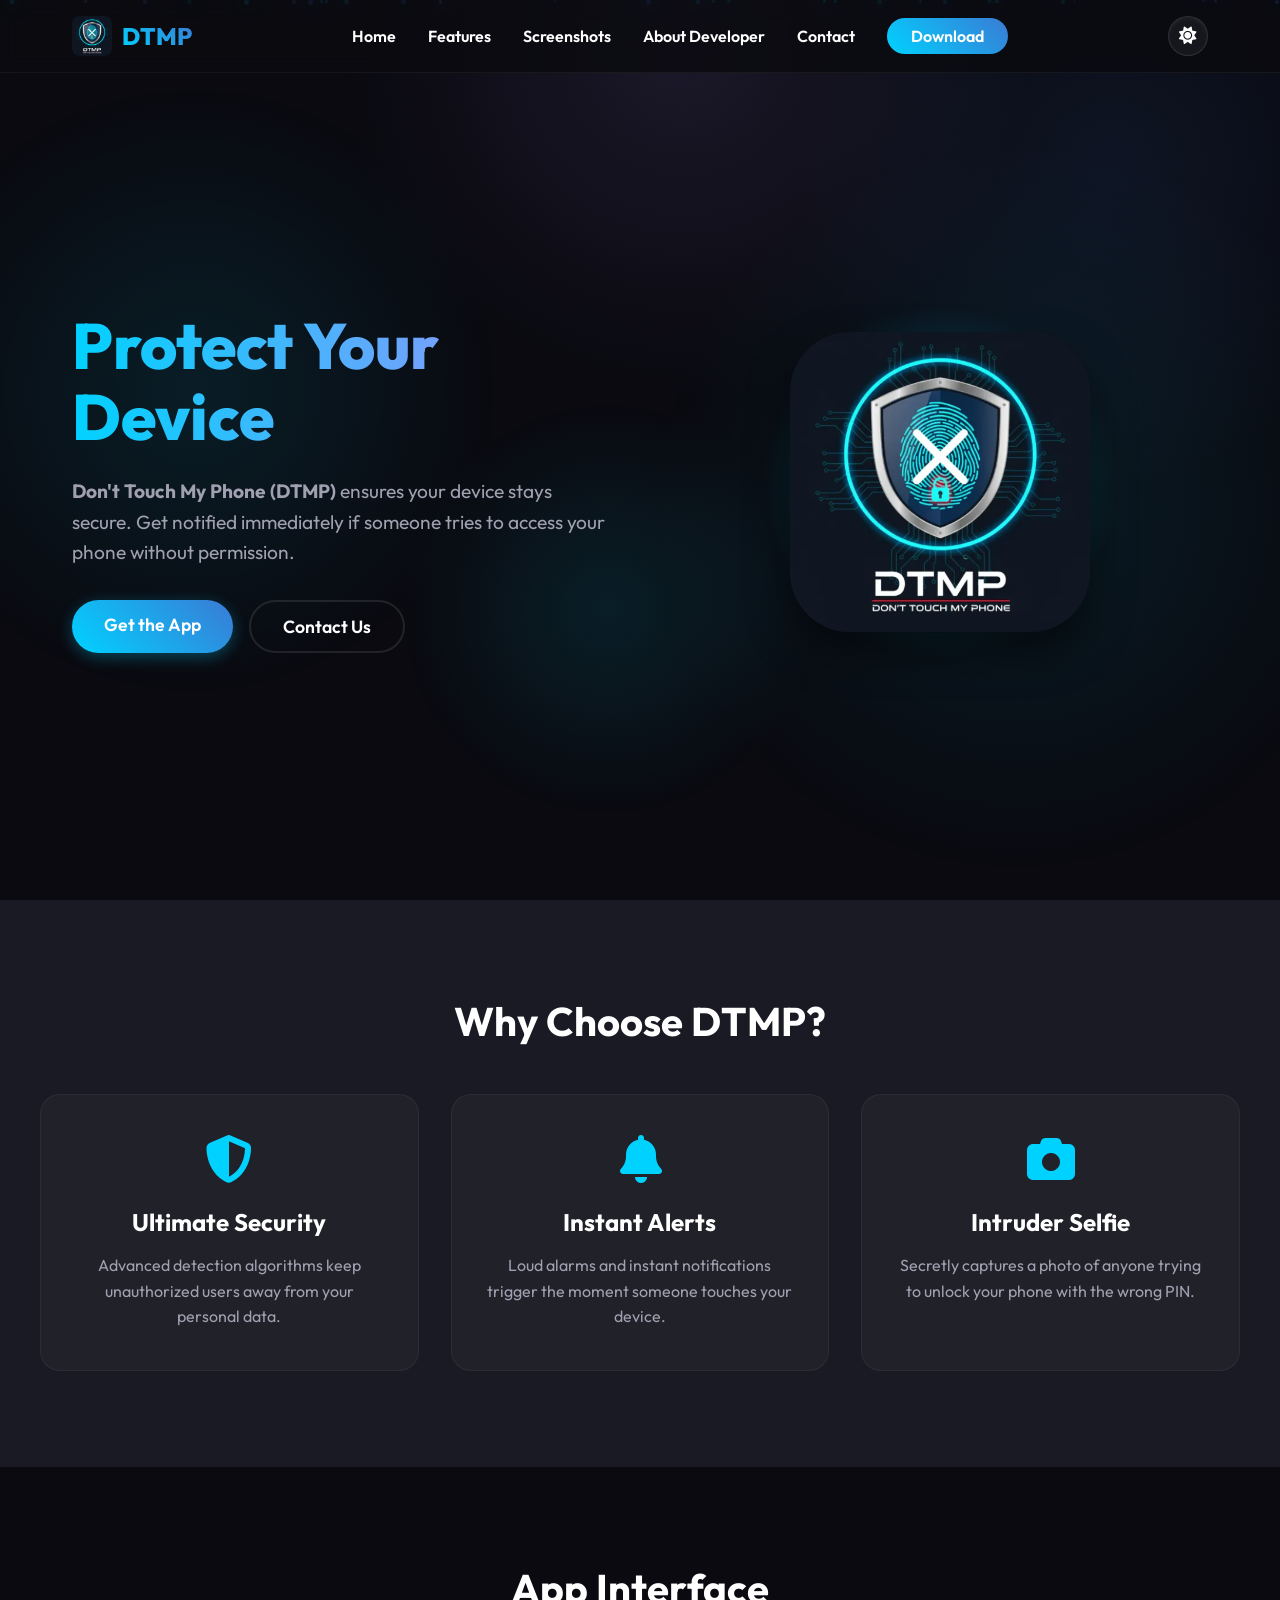
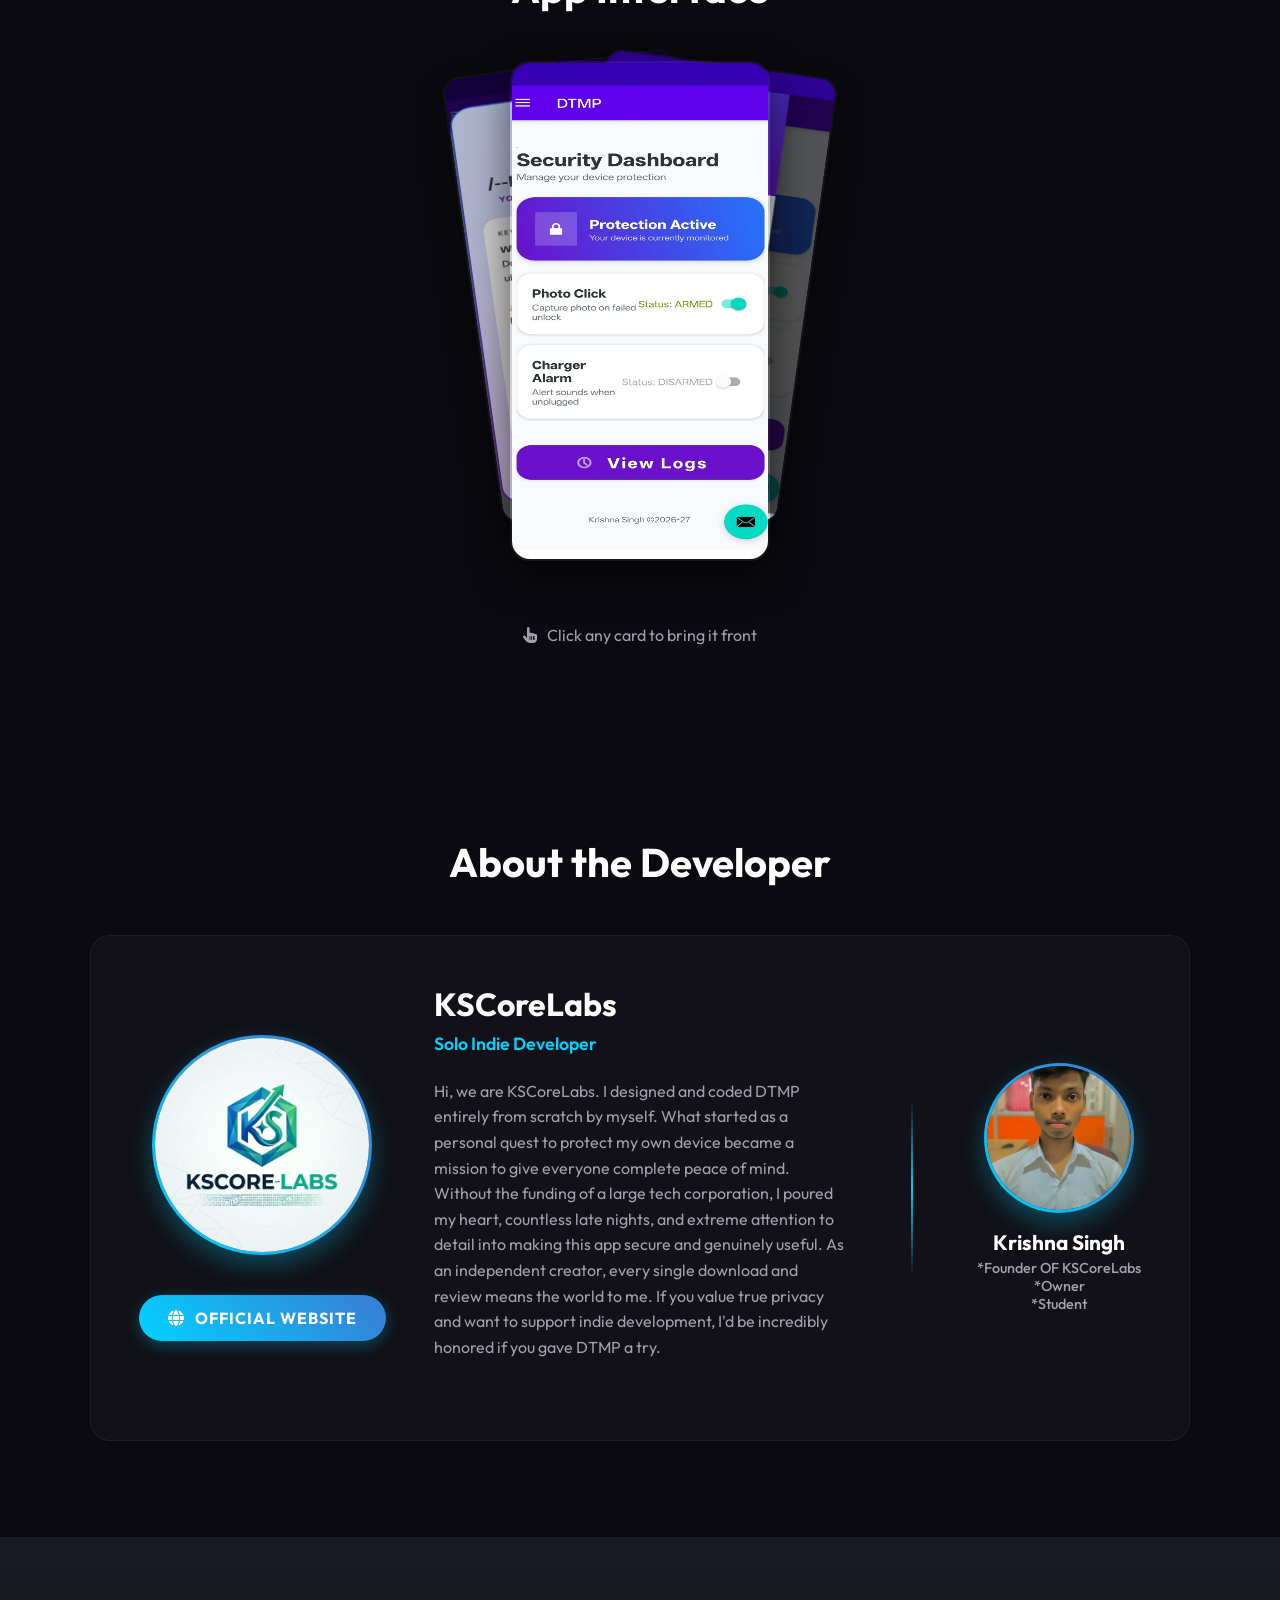
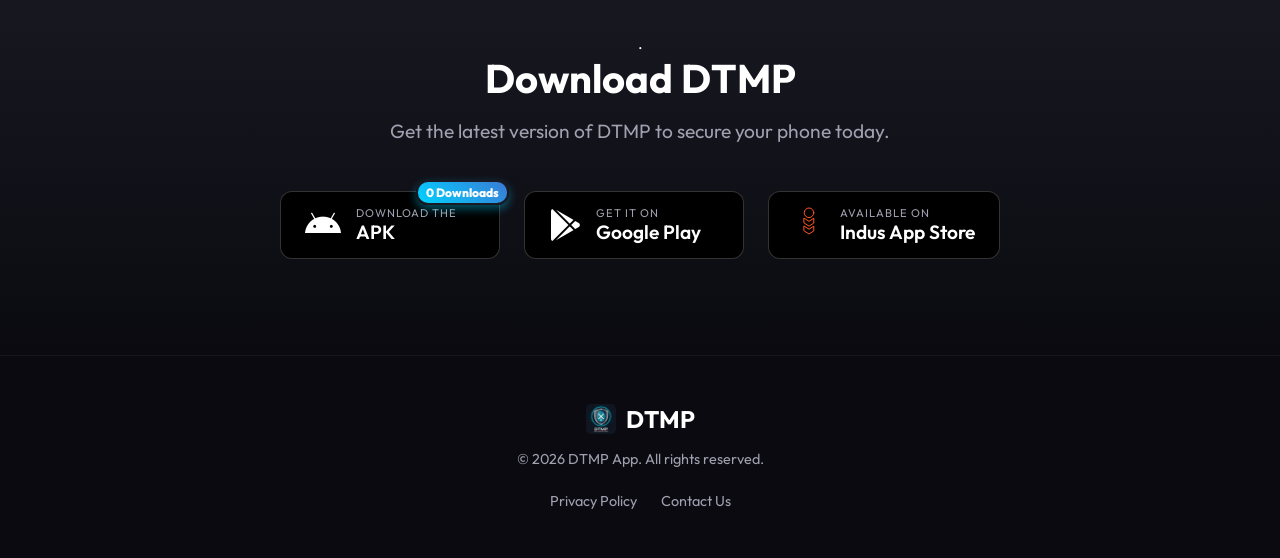
<file: index.html>
<!DOCTYPE html>
<html lang="en">
<head>
    <meta charset="UTF-8">
    <meta name="viewport" content="width=device-width, initial-scale=1.0">
    <title>DTMP - Don't Touch My Phone</title>
    <meta name="description" content="DTMP (Don't Touch My Phone) - Protect your phone from unauthorized access with ease.">
    <link rel="stylesheet" href="style.css">
    <link href="https://fonts.googleapis.com/css2?family=Outfit:wght@300;400;600;800&display=swap" rel="stylesheet">
    <link rel="stylesheet" href="https://cdnjs.cloudflare.com/ajax/libs/font-awesome/6.5.2/css/all.min.css">
    <style>
        /* ── Ambient canvas layer ── */
        #ambient-canvas {
            position: fixed; inset: 0; z-index: 0;
            pointer-events: none;
        }
        /* ── Floating micro-particles ── */
        #site-particles {
            position: fixed; inset: 0; z-index: 0;
            pointer-events: none; overflow: hidden;
        }
        .site-particle {
            position: absolute; border-radius: 50%;
            animation: sp-float linear infinite;
        }
        @keyframes sp-float {
            0%   { transform: translateY(110vh) scale(0); opacity: 0; }
            8%   { opacity: 0.55; }
            92%  { opacity: 0.3; }
            100% { transform: translateY(-60px) scale(1); opacity: 0; }
        }
        /* ── Scroll-reveal ── */
        .reveal {
            opacity: 0;
            transform: translateY(36px);
            transition: opacity 0.7s ease, transform 0.7s ease;
        }
        .reveal.visible {
            opacity: 1;
            transform: translateY(0);
        }
        /* Stagger children */
        .reveal-stagger > * {
            opacity: 0;
            transform: translateY(28px);
            transition: opacity 0.6s ease, transform 0.6s ease;
        }
        .reveal-stagger.visible > *:nth-child(1) { opacity:1; transform:none; transition-delay:0.05s; }
        .reveal-stagger.visible > *:nth-child(2) { opacity:1; transform:none; transition-delay:0.18s; }
        .reveal-stagger.visible > *:nth-child(3) { opacity:1; transform:none; transition-delay:0.31s; }
        /* Hero text slide-in */
        .hero-text h1 { animation: heroH1 1s cubic-bezier(0.22,1,0.36,1) both; }
        .hero-text p  { animation: heroP  1s 0.2s cubic-bezier(0.22,1,0.36,1) both; }
        .hero-buttons { animation: heroP  1s 0.38s cubic-bezier(0.22,1,0.36,1) both; }
        @keyframes heroH1 { from{opacity:0;transform:translateY(-24px)} to{opacity:1;transform:none} }
        @keyframes heroP  { from{opacity:0;transform:translateY(20px)}  to{opacity:1;transform:none} }
        /* Feature card glow on hover */
        .feature-card {
            position: relative; overflow: hidden;
        }
        .feature-card::before {
            content: ''; position: absolute; inset: 0;
            background: radial-gradient(circle at 50% 0%, rgba(0,210,255,0.08) 0%, transparent 70%);
            opacity: 0; transition: opacity 0.4s;
        }
        .feature-card:hover::before { opacity: 1; }
        /* Navbar scroll indicator */
        .navbar.scrolled {
            background: rgba(10,10,16,0.97);
            box-shadow: 0 2px 20px rgba(0,0,0,0.5);
        }
        /* Glitch hero text */
        .glitch-text {
            position: relative;
            background: linear-gradient(90deg, #00d2ff, #a78bfa);
            -webkit-background-clip: text;
            -webkit-text-fill-color: transparent;
            background-clip: text;
        }
    </style>
</head>
<body>
    <canvas id="ambient-canvas"></canvas>
    <div id="site-particles"></div>
    <div id="toast-container"></div>

    <nav class="navbar">
        <div class="nav-container">
            <div class="logo">
                <img src="images/ic_launcher-playstore.webp" alt="DTMP Logo">
                <span>DTMP</span>
            </div>
            <div class="menu-toggle" id="mobile-menu">
                <i class="fa-solid fa-bars"></i>
            </div>
            <ul class="nav-links">
                <li><a href="#home">Home</a></li>
                <li><a href="#features">Features</a></li>
                <li><a href="#screenshots">Screenshots</a></li>
                <li><a href="#about">About Developer</a></li>
                <li><a href="contact.html">Contact</a></li>
                <li><a href="#download" class="nav-btn">Download</a></li>
            </ul>
            <div class="nav-actions-group">
                <button class="theme-toggle-btn theme-toggle" aria-label="Toggle Theme">
                    <i class="fa-solid fa-sun sun-icon"></i>
                    <i class="fa-solid fa-moon moon-icon"></i>
                </button>
            </div>
        </div>
    </nav>

    <header id="home" class="hero">
        <div class="hero-content">
            <div class="hero-text">
                <h1 class="glitch-text" data-text="Protect Your Device">Protect Your Device</h1>
                <p><strong>Don't Touch My Phone (DTMP)</strong> ensures your device stays secure. Get notified immediately if someone tries to access your phone without permission.</p>
                <div class="hero-buttons">
                    <a href="#download" class="btn btn-primary">Get the App</a>
                    <a href="contact.html" class="btn btn-secondary">Contact Us</a>
                </div>
            </div>
            <div class="hero-image">
                <div class="img-wrapper">
                    <img src="images/ic_launcher-playstore.webp" alt="DTMP App Logo" class="floating-logo">
                    <div class="glow-effect"></div>
                </div>
            </div>
        </div>
    </header>

    <section id="features" class="features reveal-stagger">
        <h2>Why Choose DTMP?</h2>
        <div class="feature-grid">
            <div class="feature-card">
                <i class="fa-solid fa-shield-halved"></i>
                <h3>Ultimate Security</h3>
                <p>Advanced detection algorithms keep unauthorized users away from your personal data.</p>
            </div>
            <div class="feature-card">
                <i class="fa-solid fa-bell-on"></i>
                <i class="fa-solid fa-bell"></i>
                <h3>Instant Alerts</h3>
                <p>Loud alarms and instant notifications trigger the moment someone touches your device.</p>
            </div>
            <div class="feature-card">
                <i class="fa-solid fa-camera"></i>
                <h3>Intruder Selfie</h3>
                <p>Secretly captures a photo of anyone trying to unlock your phone with the wrong PIN.</p>
            </div>
        </div>
    </section>

    <section id="screenshots" class="screenshots">
        <h2>App Interface</h2>
        <div class="card-stack" id="card-stack">
            <img src="images/Screenshot_2026-04-22-11-12-11-96_e4ff548b564c4d183ec3adff2c8306e6.jpg.webp" alt="DTMP Screenshot 1" class="app-screenshot stack-0">
            <img src="images/Screenshot_2026-04-22-11-12-20-12_e4ff548b564c4d183ec3adff2c8306e6.jpg.webp" alt="DTMP Screenshot 2" class="app-screenshot stack-1">
            <img src="images/Screenshot_2026-04-22-11-12-25-33_e4ff548b564c4d183ec3adff2c8306e6.jpg.webp" alt="DTMP Screenshot 3" class="app-screenshot stack-2">
            <img src="images/Screenshot_2026-04-22-11-12-40-97_e4ff548b564c4d183ec3adff2c8306e6.jpg.webp" alt="DTMP Screenshot 4" class="app-screenshot stack-3">
        </div>
        <div class="swipe-hint"><i class="fa-solid fa-hand-pointer"></i> Click any card to bring it front</div>
    </section>

    <section id="about" class="about-section reveal">
        <h2>About the Developer</h2>
        <div class="developer-profile">
            <div class="profile-logo-col" style="display: flex; flex-direction: column; align-items: center; gap: 1rem; flex-shrink: 0;">
                <div class="profile-image">
                    <img src="images/about_developer.webp" alt="KSCoreLabs Logo">
                </div>
                <a href="https://kscorelabs.github.io/" target="_blank" class="official-site-btn">
                    <i class="fa-solid fa-globe"></i> Official Website
                </a>
            </div>
            <div class="profile-info">
                <h3>KSCoreLabs</h3>
                <p class="role">Solo Indie Developer</p>
                <p class="bio">Hi, we are KSCoreLabs. I designed and coded DTMP entirely from scratch by myself. What started as a personal quest to protect my own device became a mission to give everyone complete peace of mind. Without the funding of a large tech corporation, I poured my heart, countless late nights, and extreme attention to detail into making this app secure and genuinely useful. As an independent creator, every single download and review means the world to me. If you value true privacy and want to support indie development, I'd be incredibly honored if you gave DTMP a try.</p>
            </div>
            <div class="profile-divider"></div>
            <div class="owner-section">
                <div class="profile-image owner-image">
                    <img src="images/about_owner.webp" alt="Krishna Singh - Founder">
                </div>
                <div class="owner-details">
                    <h4>Krishna Singh</h4>
                    <p class="owner-role">*Founder OF KSCoreLabs<br>*Owner <br>*Student</p>
                </div>
                </div>
            </div>
        </div>
    </section>

    <section id="download" class="download-section reveal">
 
 .       <h2>Download DTMP</h2>
        <p>Get the latest version of DTMP to secure your phone today.</p>
        
        <div class="download-options">
            <!-- Direct APK Download -->
            <button onclick="downloadApk()" class="store-btn github-btn" id="apk-download-btn">
                <div class="download-count-badge" id="apk-download-badge" data-count="0">0 Downloads</div>
                <i class="fa-brands fa-android"></i>
                <div class="btn-text">
                    <span class="small-text">Download The</span>
                    <span class="large-text">APK</span>
                </div>
            </button>

            <!-- Google Play Store (Unavailable) -->
            <button onclick="showUnavailableToast('Google Play Store')" class="store-btn playstore-btn">
                <i class="fa-brands fa-google-play"></i>
                <div class="btn-text">
                    <span class="small-text">GET IT ON</span>
                    <span class="large-text">Google Play</span>
                </div>
            </button>

            <!-- Indus App Store (Unavailable) -->
            <button onclick="showUnavailableToast('Indus App Store')" class="store-btn indus-btn">
                <div class="indus-logo">
                    <svg xmlns="http://www.w3.org/2000/svg" viewBox="0 0 48 48" width="32" height="32" fill="none" stroke="currentColor" stroke-width="1.5" stroke-linecap="round" stroke-linejoin="round">
                        <circle cx="24" cy="11.684" r="7.184" fill="none" stroke="currentColor" stroke-linecap="round" stroke-linejoin="round"/>
                        <path fill="none" stroke="currentColor" stroke-linecap="round" stroke-linejoin="round" d="M16.816 19.895L24 24.514l7.184-4.619v7.185L24 31.698l-7.184-4.618z"/>
                        <path fill="none" stroke="currentColor" stroke-linecap="round" stroke-linejoin="round" d="M16.816 31.697L24 36.316l7.184-4.619v7.185L24 43.5l-7.184-4.618z"/>
                    </svg>
                </div>
                <div class="btn-text">
                    <span class="small-text">Available on</span>
                    <span class="large-text">Indus App Store</span>
                </div>
            </button>
        </div>
    </section>



    <footer>
        <div class="footer-content">
            <div class="footer-logo">
                <img src="images/ic_launcher-playstore.webp" alt="DTMP Footer Logo">
                <h2>DTMP</h2>
            </div>
            <p>&copy; 2026 DTMP App. All rights reserved.</p>
            <div style="display:flex;gap:1.5rem;justify-content:center;flex-wrap:wrap;">
                <a href="privacy-policy.html" class="privacy-link">Privacy Policy</a>
                <a href="contact.html" class="privacy-link">Contact Us</a>
            </div>
        </div>
    </footer>

    <script src="script.js"></script>
    <script>
    /* ── Ambient animated orbs (canvas) ── */
    (function(){
        const canvas = document.getElementById('ambient-canvas');
        const ctx = canvas.getContext('2d');
        let W, H;
        const orbs = [];
        const COLORS = [
            [0, 210, 255],
            [59, 130, 246],
            [167, 139, 250],
            [6, 182, 212],
        ];
        function resize(){ W = canvas.width = window.innerWidth; H = canvas.height = window.innerHeight; }
        resize();
        window.addEventListener('resize', resize);
        for(let i=0;i<5;i++){
            const c = COLORS[i % COLORS.length];
            orbs.push({
                x: Math.random()*W, y: Math.random()*H,
                r: 180 + Math.random()*220,
                vx: (Math.random()-0.5)*0.3,
                vy: (Math.random()-0.5)*0.3,
                color: c, alpha: 0.06 + Math.random()*0.07
            });
        }
        function draw(){
            ctx.clearRect(0,0,W,H);
            orbs.forEach(o=>{
                o.x += o.vx; o.y += o.vy;
                if(o.x < -o.r) o.x = W+o.r;
                if(o.x > W+o.r) o.x = -o.r;
                if(o.y < -o.r) o.y = H+o.r;
                if(o.y > H+o.r) o.y = -o.r;
                const g = ctx.createRadialGradient(o.x,o.y,0,o.x,o.y,o.r);
                g.addColorStop(0, `rgba(${o.color.join(',')},${o.alpha})`);
                g.addColorStop(1, `rgba(${o.color.join(',')},0)`);
                ctx.beginPath();
                ctx.arc(o.x,o.y,o.r,0,Math.PI*2);
                ctx.fillStyle = g;
                ctx.fill();
            });
            requestAnimationFrame(draw);
        }
        draw();
    })();

    /* ── Floating micro-particles ── */
    (function(){
        const cont = document.getElementById('site-particles');
        const palette = ['#00d2ff','#3b82f6','#a78bfa','#06b6d4','#818cf8'];
        for(let i=0;i<30;i++){
            const el = document.createElement('div');
            el.className = 'site-particle';
            const sz = Math.random()*3.5+1.5;
            el.style.cssText = `
                width:${sz}px;height:${sz}px;
                left:${Math.random()*100}%;
                background:${palette[Math.floor(Math.random()*palette.length)]};
                box-shadow:0 0 ${sz*3}px ${palette[Math.floor(Math.random()*palette.length)]};
                animation-duration:${12+Math.random()*20}s;
                animation-delay:${Math.random()*18}s;
            `;
            cont.appendChild(el);
        }
    })();

    /* ── Scroll-reveal observer ── */
    (function(){
        const els = document.querySelectorAll('.reveal, .reveal-stagger');
        const obs = new IntersectionObserver(entries=>{
            entries.forEach(e=>{
                if(e.isIntersecting){ e.target.classList.add('visible'); obs.unobserve(e.target); }
            });
        }, { threshold: 0.12 });
        els.forEach(el=>obs.observe(el));
    })();

    /* ── Navbar scroll style ── */
    window.addEventListener('scroll', ()=>{
        document.querySelector('.navbar').classList.toggle('scrolled', window.scrollY > 40);
    });
    </script>
</body>
</html>
</file>
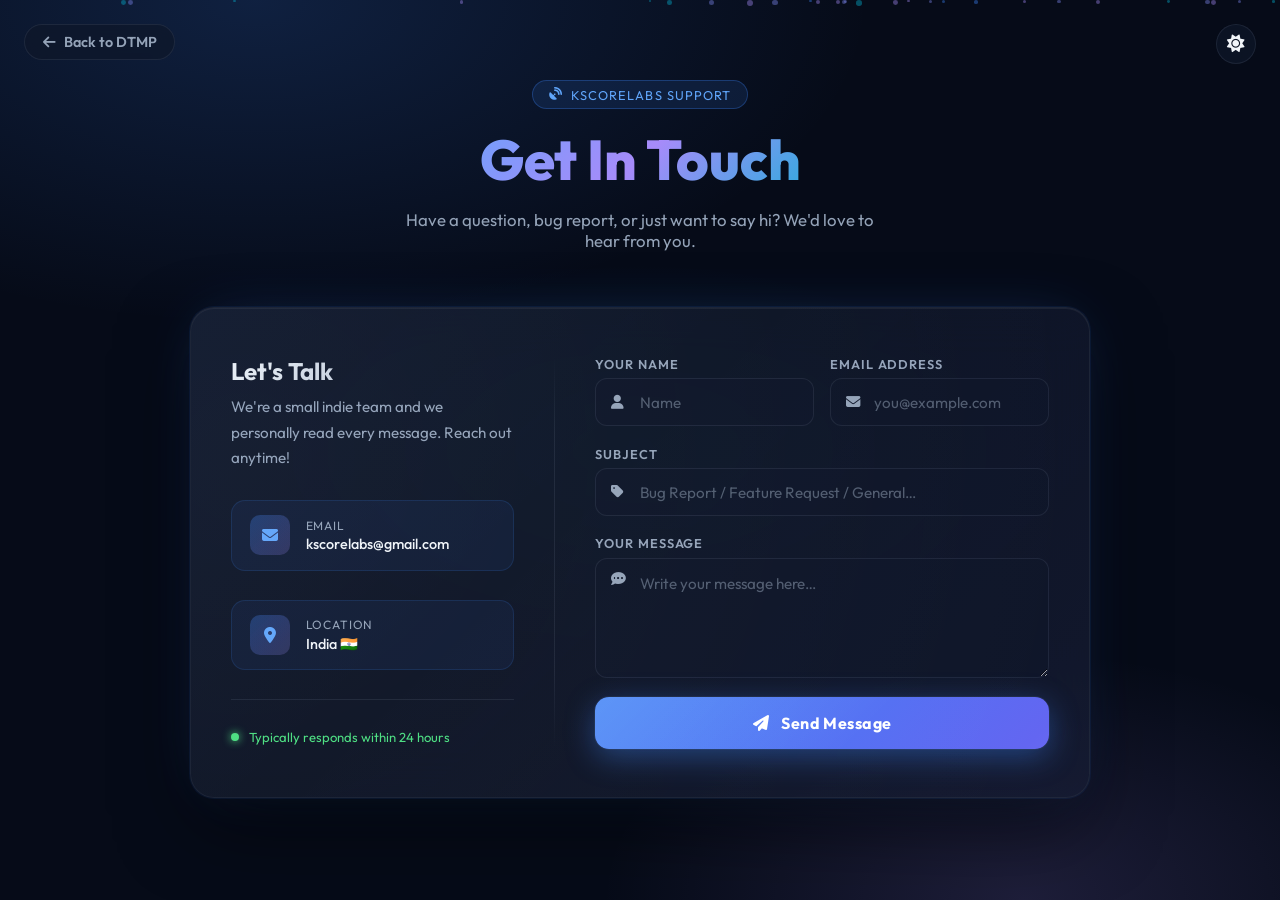
<file: contact.html>
<!DOCTYPE html>
<html lang="en">
<head>
    <meta charset="UTF-8">
    <meta name="viewport" content="width=device-width, initial-scale=1.0">
    <title>Contact Us - DTMP (Don't Touch My Phone)</title>
    <meta name="description" content="Get in touch with KSCoreLabs — the team behind DTMP. Send us your feedback, support queries, or business inquiries.">
    <link rel="preconnect" href="https://fonts.googleapis.com">
    <link rel="preconnect" href="https://fonts.gstatic.com" crossorigin>
    <link href="https://fonts.googleapis.com/css2?family=Outfit:wght@300;400;600;700;800&display=swap" rel="stylesheet">
    <link rel="stylesheet" href="https://cdnjs.cloudflare.com/ajax/libs/font-awesome/6.5.2/css/all.min.css">
    <style>
        :root {
            --bg: #060b18;
            --accent: #3b82f6;
            --accent2: #a78bfa;
            --accent3: #06b6d4;
            --text: #f1f5f9;
            --muted: #94a3b8;
            --card-bg: rgba(15, 23, 42, 0.75);
            --border: rgba(148, 163, 184, 0.12);
            --glow: rgba(59, 130, 246, 0.35);
        }
        * { box-sizing: border-box; margin: 0; padding: 0; font-family: 'Outfit', sans-serif; }

        body {
            background-color: var(--bg);
            background-image:
                radial-gradient(ellipse 80% 60% at 20% 0%, rgba(59,130,246,0.18) 0%, transparent 60%),
                radial-gradient(ellipse 60% 50% at 80% 100%, rgba(167,139,250,0.15) 0%, transparent 55%),
                radial-gradient(ellipse 40% 30% at 50% 50%, rgba(6,182,212,0.07) 0%, transparent 70%);
            background-attachment: fixed;
            color: var(--text);
            min-height: 100vh;
            overflow-x: hidden;
        }

        /* ── Floating particles ── */
        #particles { position: fixed; inset: 0; pointer-events: none; z-index: 0; overflow: hidden; }
        .particle {
            position: absolute;
            border-radius: 50%;
            opacity: 0.4;
            animation: float-up linear infinite;
        }
        @keyframes float-up {
            0%   { transform: translateY(100vh) scale(0); opacity: 0; }
            10%  { opacity: 0.5; }
            90%  { opacity: 0.3; }
            100% { transform: translateY(-20px) scale(1); opacity: 0; }
        }

        /* ── Back button ── */
        .back-btn {
            position: fixed; top: 1.5rem; left: 1.5rem; z-index: 100;
            display: flex; align-items: center; gap: 0.5rem;
            color: var(--muted); text-decoration: none; font-weight: 600; font-size: 0.9rem;
            background: rgba(15,23,42,0.7); backdrop-filter: blur(10px);
            border: 1px solid var(--border); border-radius: 50px;
            padding: 0.5rem 1.1rem; transition: all 0.3s ease;
        }
        .back-btn:hover { color: var(--text); border-color: var(--accent); box-shadow: 0 0 18px var(--glow); }

        /* ── Page wrapper ── */
        .page {
            position: relative; z-index: 1;
            display: flex; flex-direction: column; align-items: center;
            padding: 5rem 1.5rem 4rem;
            min-height: 100vh;
        }

        /* ── Header ── */
        .page-header { text-align: center; margin-bottom: 3.5rem; animation: fadeDown 0.8s ease; }
        .badge {
            display: inline-flex; align-items: center; gap: 0.5rem;
            background: rgba(59,130,246,0.12); border: 1px solid rgba(59,130,246,0.3);
            border-radius: 50px; padding: 0.35rem 1rem; font-size: 0.8rem;
            color: #60a5fa; margin-bottom: 1.2rem; letter-spacing: 0.08em; text-transform: uppercase;
        }
        .page-header h1 {
            font-size: clamp(2rem, 5vw, 3.5rem); font-weight: 800;
            background: linear-gradient(135deg, #60a5fa 0%, #a78bfa 50%, #06b6d4 100%);
            -webkit-background-clip: text; -webkit-text-fill-color: transparent;
            background-clip: text; line-height: 1.15; margin-bottom: 1rem;
        }
        .page-header p { color: var(--muted); font-size: 1.05rem; max-width: 480px; margin: 0 auto; }

        /* ── 3D Card scene ── */
        .scene {
            perspective: 1200px;
            width: 100%; max-width: 900px;
            animation: fadeUp 0.9s 0.2s ease both;
        }
        .card-3d {
            transform-style: preserve-3d;
            background: var(--card-bg);
            backdrop-filter: blur(24px); -webkit-backdrop-filter: blur(24px);
            border: 1px solid var(--border);
            border-radius: 24px;
            box-shadow:
                0 0 0 1px rgba(59,130,246,0.08),
                0 30px 80px -10px rgba(0,0,0,0.6),
                0 0 60px -20px var(--glow),
                inset 0 1px 0 rgba(255,255,255,0.06);
            padding: 3rem 2.5rem;
            transition: transform 0.15s ease, box-shadow 0.3s ease;
            position: relative; overflow: hidden;
        }
        .card-3d::before {
            content: '';
            position: absolute; inset: 0;
            background: linear-gradient(135deg,
                rgba(59,130,246,0.04) 0%,
                transparent 40%,
                rgba(167,139,250,0.04) 100%);
            pointer-events: none;
        }
        /* glare layer */
        .card-3d::after {
            content: '';
            position: absolute; top: -50%; left: -50%;
            width: 200%; height: 200%;
            background: radial-gradient(circle at 30% 30%, rgba(255,255,255,0.04) 0%, transparent 60%);
            pointer-events: none; transform: rotate(-15deg);
        }

        /* ── Grid layout inside card ── */
        .contact-grid {
            display: grid;
            grid-template-columns: 1fr 1px 1.6fr;
            gap: 2.5rem;
            align-items: start;
        }

        /* ── Left info panel ── */
        .info-panel { display: flex; flex-direction: column; gap: 1.8rem; }
        .info-panel h2 {
            font-size: 1.5rem; font-weight: 700;
            background: linear-gradient(135deg, #f1f5f9, #94a3b8);
            -webkit-background-clip: text; -webkit-text-fill-color: transparent;
            background-clip: text;
        }
        .info-panel p { color: var(--muted); font-size: 0.95rem; line-height: 1.7; }

        .info-item {
            display: flex; align-items: center; gap: 1rem;
            padding: 0.9rem 1.1rem;
            background: rgba(59,130,246,0.07);
            border: 1px solid rgba(59,130,246,0.15);
            border-radius: 14px;
            transition: all 0.3s ease;
        }
        .info-item:hover { background: rgba(59,130,246,0.12); border-color: rgba(59,130,246,0.3); transform: translateX(4px); }
        .info-icon {
            width: 40px; height: 40px; border-radius: 10px;
            background: linear-gradient(135deg, rgba(59,130,246,0.3), rgba(167,139,250,0.2));
            display: flex; align-items: center; justify-content: center;
            font-size: 1rem; color: #60a5fa; flex-shrink: 0;
        }
        .info-text { display: flex; flex-direction: column; gap: 0.15rem; }
        .info-label { font-size: 0.75rem; color: var(--muted); text-transform: uppercase; letter-spacing: 0.07em; }
        .info-value { font-size: 0.9rem; color: var(--text); font-weight: 500; }

        .divider { height: 1px; background: var(--border); border: none; }

        .response-badge {
            display: flex; align-items: center; gap: 0.6rem;
            font-size: 0.82rem; color: #4ade80;
        }
        .response-badge .dot {
            width: 8px; height: 8px; border-radius: 50%; background: #4ade80;
            box-shadow: 0 0 8px #4ade80; animation: pulse 2s infinite;
        }
        @keyframes pulse { 0%,100%{opacity:1} 50%{opacity:0.5} }

        /* ── Divider line ── */
        .panel-divider {
            width: 1px;
            background: linear-gradient(to bottom, transparent, var(--border) 20%, var(--border) 80%, transparent);
            align-self: stretch;
        }

        /* ── Right form ── */
        .form-panel { display: flex; flex-direction: column; gap: 1.2rem; }
        .form-row { display: grid; grid-template-columns: 1fr 1fr; gap: 1rem; }

        .field {
            display: flex; flex-direction: column; gap: 0.4rem;
        }
        .field label {
            font-size: 0.8rem; color: var(--muted); text-transform: uppercase;
            letter-spacing: 0.07em; font-weight: 600;
        }
        .input-wrap {
            position: relative; display: flex; align-items: center;
        }
        .input-wrap i {
            position: absolute; left: 1rem; color: var(--muted);
            font-size: 0.9rem; pointer-events: none; transition: color 0.3s;
        }
        .input-wrap input,
        .input-wrap textarea,
        .input-wrap select {
            width: 100%; padding: 0.85rem 1rem 0.85rem 2.7rem;
            background: rgba(15,23,42,0.6);
            border: 1px solid var(--border);
            border-radius: 12px; color: var(--text);
            font-family: 'Outfit', sans-serif; font-size: 0.95rem;
            outline: none; transition: all 0.3s ease;
            -webkit-appearance: none;
        }
        .input-wrap textarea {
            resize: vertical; min-height: 120px;
            padding-top: 0.85rem; line-height: 1.6;
        }
        .input-wrap input::placeholder,
        .input-wrap textarea::placeholder { color: rgba(148,163,184,0.5); }
        .input-wrap input:focus,
        .input-wrap textarea:focus,
        .input-wrap select:focus {
            border-color: var(--accent);
            background: rgba(59,130,246,0.06);
            box-shadow: 0 0 0 3px rgba(59,130,246,0.15), 0 0 20px rgba(59,130,246,0.1);
        }
        .input-wrap input:focus ~ i,
        .input-wrap textarea:focus ~ i { color: var(--accent); }
        .input-wrap:focus-within i { color: var(--accent); }

        /* ── Submit button ── */
        .submit-btn {
            display: flex; align-items: center; justify-content: center; gap: 0.75rem;
            padding: 1rem 2rem; border: none; border-radius: 14px; cursor: pointer;
            font-family: 'Outfit', sans-serif; font-size: 1rem; font-weight: 700;
            background: linear-gradient(135deg, #3b82f6 0%, #6366f1 50%, #a78bfa 100%);
            background-size: 200% 200%; background-position: 0% 50%;
            color: #fff; letter-spacing: 0.03em;
            box-shadow: 0 8px 30px rgba(59,130,246,0.4), 0 0 0 1px rgba(255,255,255,0.05);
            transition: all 0.4s ease;
            position: relative; overflow: hidden;
        }
        .submit-btn::before {
            content: ''; position: absolute; inset: 0;
            background: linear-gradient(135deg, rgba(255,255,255,0.15) 0%, transparent 60%);
            border-radius: inherit;
        }
        .submit-btn:hover {
            background-position: 100% 50%;
            box-shadow: 0 12px 40px rgba(99,102,241,0.5), 0 0 60px rgba(59,130,246,0.2);
            transform: translateY(-2px);
        }
        .submit-btn:active { transform: translateY(0px); }
        .submit-btn:disabled { opacity: 0.65; cursor: not-allowed; transform: none; }
        .spinner { animation: spin 1s linear infinite; }
        @keyframes spin { to { transform: rotate(360deg); } }

        /* ── Toast ── */
        #toast-container {
            position: fixed; bottom: 2rem; right: 2rem; z-index: 9999;
            display: flex; flex-direction: column; gap: 0.75rem;
        }
        .toast {
            display: flex; align-items: center; gap: 0.75rem;
            padding: 0.9rem 1.4rem; border-radius: 12px;
            font-size: 0.9rem; font-weight: 500; color: #fff;
            backdrop-filter: blur(12px);
            background: rgba(30,41,59,0.95);
            border: 1px solid rgba(255,255,255,0.1);
            box-shadow: 0 8px 32px rgba(0,0,0,0.4);
            animation: slideIn 0.35s ease;
        }
        .toast.fade-out { animation: slideOut 0.3s ease forwards; }
        @keyframes slideIn { from{opacity:0;transform:translateX(60px)} to{opacity:1;transform:translateX(0)} }
        @keyframes slideOut { to{opacity:0;transform:translateX(60px)} }

        /* ── Animations ── */
        @keyframes fadeDown { from{opacity:0;transform:translateY(-24px)} to{opacity:1;transform:translateY(0)} }
        @keyframes fadeUp   { from{opacity:0;transform:translateY(30px)}  to{opacity:1;transform:translateY(0)} }

        /* ── Responsive ── */
        @media(max-width:720px) {
            .contact-grid { grid-template-columns: 1fr; }
            .panel-divider { width: 100%; height: 1px; align-self: auto; min-height: 1px; }
            .form-row { grid-template-columns: 1fr; }
            .card-3d { padding: 2rem 1.25rem; }
            .back-btn { top: 1rem; left: 1rem; }
        }

        /* ── Theme Toggle & Light Mode ── */
        [data-theme="light"] {
            --bg: #f4f6fa;
            --accent: #3b82f6;
            --accent2: #a78bfa;
            --accent3: #06b6d4;
            --text: #0f172a;
            --muted: #64748b;
            --card-bg: rgba(255, 255, 255, 0.85);
            --border: rgba(0, 0, 0, 0.1);
            --glow: rgba(59, 130, 246, 0.15);
        }
        [data-theme="light"] body {
            background-image: none;
        }
        [data-theme="light"] .info-panel h2 {
            background: linear-gradient(135deg, #0f172a, #64748b);
            -webkit-background-clip: text; -webkit-text-fill-color: transparent;
        }
        [data-theme="light"] .info-item {
            background: rgba(59,130,246,0.03);
            border: 1px solid rgba(59,130,246,0.1);
        }
        [data-theme="light"] .input-wrap input,
        [data-theme="light"] .input-wrap textarea {
            background: #ffffff;
            color: var(--text);
        }
        
        .theme-toggle-btn {
            position: fixed; top: 1.5rem; right: 1.5rem; z-index: 100;
            background: rgba(15,23,42,0.7); backdrop-filter: blur(10px);
            border: 1px solid var(--border);
            color: var(--text);
            width: 40px; height: 40px; border-radius: 50%;
            cursor: pointer; display: flex; align-items: center; justify-content: center;
            font-size: 1.1rem; transition: all 0.3s ease;
        }
        .theme-toggle-btn:hover {
            border-color: var(--accent); box-shadow: 0 0 18px var(--glow);
            transform: rotate(15deg) scale(1.1); color: var(--accent);
        }
        [data-theme="light"] .theme-toggle-btn {
            background: rgba(255, 255, 255, 0.8);
            border-color: var(--border);
        }
        .theme-toggle-btn .moon-icon { display: none; }
        [data-theme="light"] .theme-toggle-btn .sun-icon { display: none; }
        [data-theme="light"] .theme-toggle-btn .moon-icon { display: block; }
        [data-theme="dark"] .theme-toggle-btn .moon-icon { display: none; }
        [data-theme="dark"] .theme-toggle-btn .sun-icon { display: block; }
        @media(max-width:720px) { .theme-toggle-btn { top: 1rem; right: 1rem; } }
    </style>
</head>
<body>
<div id="particles"></div>
<div id="toast-container"></div>

<a href="index.html" class="back-btn" id="back-link">
    <i class="fa-solid fa-arrow-left"></i> Back to DTMP
</a>

<button class="theme-toggle-btn theme-toggle" aria-label="Toggle Theme">
    <i class="fa-solid fa-sun sun-icon"></i>
    <i class="fa-solid fa-moon moon-icon"></i>
</button>

<div class="page">
    <header class="page-header">
        <div class="badge"><i class="fa-solid fa-satellite-dish"></i> KSCoreLabs Support</div>
        <h1>Get In Touch</h1>
        <p>Have a question, bug report, or just want to say hi? We'd love to hear from you.</p>
    </header>

    <div class="scene" id="scene">
        <div class="card-3d" id="card3d">
            <div class="contact-grid">

                <!-- LEFT: Info Panel -->
                <div class="info-panel">
                    <div>
                        <h2>Let's Talk</h2>
                        <p style="margin-top:0.5rem;">We're a small indie team and we personally read every message. Reach out anytime!</p>
                    </div>

                    <div class="info-item">
                        <div class="info-icon"><i class="fa-solid fa-envelope"></i></div>
                        <div class="info-text">
                            <span class="info-label">Email</span>
                            <span class="info-value" id="contact-email-display">Loading…</span>
                        </div>
                    </div>

                    <div class="info-item">
                        <div class="info-icon"><i class="fa-solid fa-location-dot"></i></div>
                        <div class="info-text">
                            <span class="info-label">Location</span>
                            <span class="info-value">India 🇮🇳</span>
                        </div>
                    </div>

                

                    <hr class="divider">

                    <div class="response-badge">
                        <div class="dot"></div>
                        Typically responds within 24 hours
                    </div>
                </div>

                <!-- Vertical divider -->
                <div class="panel-divider" aria-hidden="true"></div>

                <!-- RIGHT: Form -->
                <form class="form-panel" id="contact-form" novalidate>
                    <div class="form-row">
                        <div class="field">
                            <label for="cf-name">Your Name</label>
                            <div class="input-wrap">
                                <i class="fa-solid fa-user"></i>
                                <input type="text" id="cf-name" placeholder="Name" required autocomplete="name">
                            </div>
                        </div>
                        <div class="field">
                            <label for="cf-email">Email Address</label>
                            <div class="input-wrap">
                                <i class="fa-solid fa-envelope"></i>
                                <input type="email" id="cf-email" placeholder="you@example.com" required autocomplete="email">
                            </div>
                        </div>
                    </div>

                    <div class="field">
                        <label for="cf-subject">Subject</label>
                        <div class="input-wrap">
                            <i class="fa-solid fa-tag"></i>
                            <input type="text" id="cf-subject" placeholder="Bug Report / Feature Request / General…" required>
                        </div>
                    </div>

                    <div class="field">
                        <label for="cf-message">Your Message</label>
                        <div class="input-wrap" style="align-items:flex-start;">
                            <i class="fa-solid fa-comment-dots" style="top:0.9rem;position:absolute;"></i>
                            <textarea id="cf-message" placeholder="Write your message here…" required></textarea>
                        </div>
                    </div>

                    <button type="submit" class="submit-btn" id="cf-submit">
                        <i class="fa-solid fa-paper-plane" id="cf-icon"></i>
                        <span id="cf-btn-text">Send Message</span>
                    </button>
                </form>
            </div>
        </div>
    </div>
</div>

<script>
    /* ── Particles ── */
    (function(){
        const container = document.getElementById('particles');
        const colors = ['#3b82f6','#a78bfa','#06b6d4','#818cf8'];
        for(let i=0; i<28; i++){
            const p = document.createElement('div');
            p.className = 'particle';
            const size = Math.random()*4+2;
            p.style.cssText = `
                width:${size}px;height:${size}px;
                left:${Math.random()*100}%;
                background:${colors[Math.floor(Math.random()*colors.length)]};
                animation-duration:${10+Math.random()*18}s;
                animation-delay:${Math.random()*15}s;
            `;
            container.appendChild(p);
        }
    })();

    /* ── 3D tilt on mouse move ── */
    const scene = document.getElementById('scene');
    const card  = document.getElementById('card3d');
    scene.addEventListener('mousemove', e => {
        const rect = scene.getBoundingClientRect();
        const cx = rect.left + rect.width / 2;
        const cy = rect.top  + rect.height / 2;
        const rotX = ((e.clientY - cy) / rect.height) * -8;
        const rotY = ((e.clientX - cx) / rect.width)  *  8;
        card.style.transform = `rotateX(${rotX}deg) rotateY(${rotY}deg)`;
    });
    scene.addEventListener('mouseleave', () => {
        card.style.transform = 'rotateX(0deg) rotateY(0deg)';
    });

    /* ── Email decryption ── */
    document.addEventListener('DOMContentLoaded', () => {
        const el = document.getElementById('contact-email-display');
        if (el) el.textContent = atob('a3Njb3JlbGFic0BnbWFpbC5jb20=');
    });

    /* ── Toast helper ── */
    function showToast(type, msg) {
        const c = document.getElementById('toast-container');
        const t = document.createElement('div');
        t.className = 'toast';
        t.style.background = type === 'success'
            ? 'rgba(22,101,52,0.95)'
            : 'rgba(127,29,29,0.95)';
        t.innerHTML = `<i class="fa-solid fa-${type==='success'?'circle-check':'triangle-exclamation'}"></i><span>${msg}</span>`;
        c.appendChild(t);
        setTimeout(() => {
            t.classList.add('fade-out');
            setTimeout(() => t.remove(), 300);
        }, 4500);
    }

    /* ── Contact form → Google Sheets ── */
    (function(){
        try {
            const _a = atob('aHR0cHM6Ly9zY3JpcHQuZ29vZ2xlLmNvbS9tYWNyb3Mvcy8=');
            const _b = atob('QUtmeWNidzFPQkxhYllRQjZyX0tuWG05a3dtUUZFRkFqd3oxNA==');
            const _c = atob('Xzc1VVZTb2RrV0dobWVwZi1SOENXbHNpblY5UzliMW5rVG5Pdw==');
            const _d = atob('L2V4ZWM=');
            const ENDPOINT = _a + _b + _c + _d;
            const _tk = atob('RFRNUC0yMDI2LVNFQ1JFVA==');

            const form   = document.getElementById('contact-form');
            const submit = document.getElementById('cf-submit');
            const icon   = document.getElementById('cf-icon');
            const btnTxt = document.getElementById('cf-btn-text');

            form.addEventListener('submit', async e => {
                e.preventDefault();
                if (!form.checkValidity()) { form.reportValidity(); return; }

                submit.disabled = true;
                icon.className  = 'fa-solid fa-spinner spinner';
                btnTxt.textContent = 'Sending…';

                const payload = {
                    token:   _tk,
                    name:    document.getElementById('cf-name').value.trim(),
                    email:   document.getElementById('cf-email').value.trim(),
                    subject: document.getElementById('cf-subject').value.trim(),
                    message: document.getElementById('cf-message').value.trim(),
                    date:    new Date().toLocaleString('en-IN', { timeZone: 'Asia/Kolkata' }),
                };

                try {
                    await fetch(ENDPOINT, {
                        method: 'POST', mode: 'no-cors',
                        headers: { 'Content-Type': 'application/json' },
                        body: JSON.stringify(payload),
                    });
                    showToast('success', "Message sent! We'll get back to you soon.");
                    form.reset();
                } catch {
                    showToast('error', 'Failed to send. Please try again or email us directly.');
                } finally {
                    submit.disabled = false;
                    icon.className  = 'fa-solid fa-paper-plane';
                    btnTxt.textContent = 'Send Message';
                }
            });
        } catch(err) {
            console.error('[Contact] setup error', err);
        }
    })();
    
    /* ── Theme Toggle ── */
    (function() {
        const themeToggles = document.querySelectorAll('.theme-toggle');
        let savedTheme = localStorage.getItem('dtmp-theme') || 'dark';
        if (savedTheme === 'light') { document.documentElement.setAttribute('data-theme', 'light'); } 
        else { document.documentElement.setAttribute('data-theme', 'dark'); }
        
        themeToggles.forEach(btn => {
            btn.addEventListener('click', (e) => {
                e.preventDefault();
                const currentTheme = document.documentElement.getAttribute('data-theme') || 'dark';
                if (currentTheme !== 'light') {
                    document.documentElement.setAttribute('data-theme', 'light');
                    localStorage.setItem('dtmp-theme', 'light');
                } else {
                    document.documentElement.setAttribute('data-theme', 'dark');
                    localStorage.setItem('dtmp-theme', 'dark');
                }
            });
        });
    })();
</script>
</body>
</html>
</file>
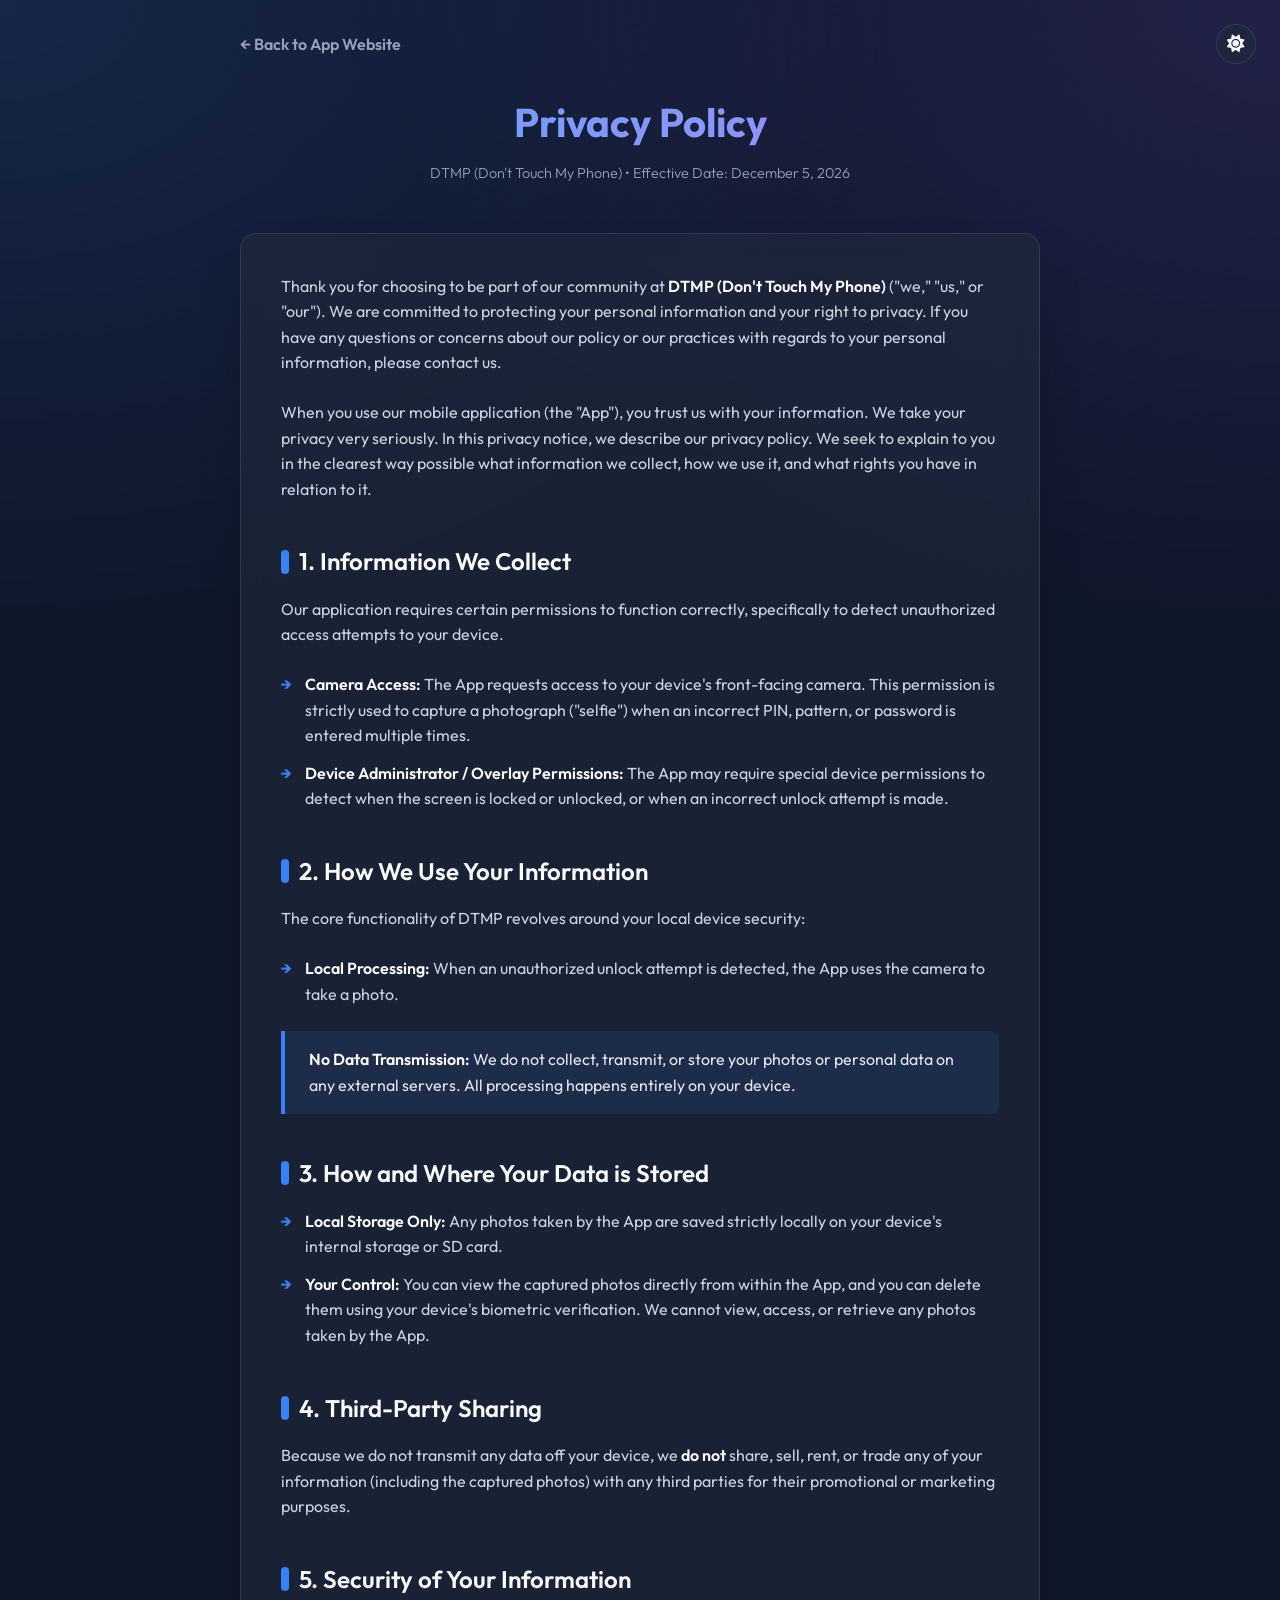
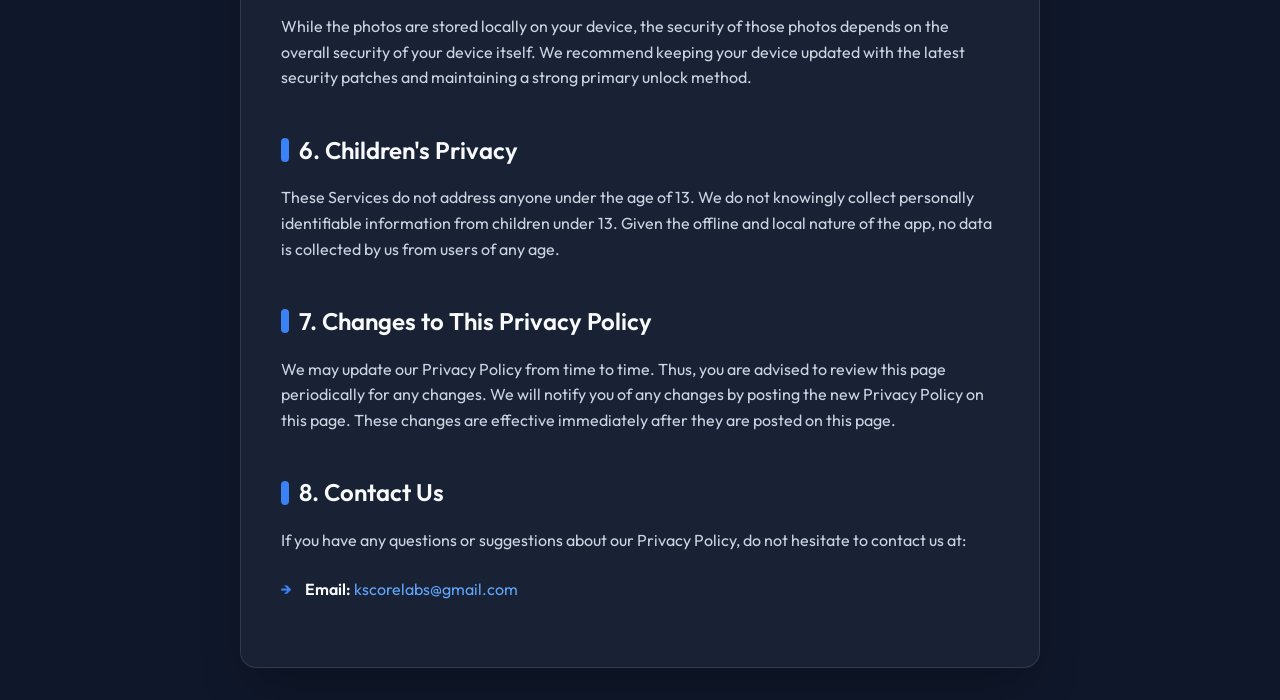
<file: privacy-policy.html>
<!DOCTYPE html>
<html lang="en">
<head>
    <meta charset="UTF-8">
    <meta name="viewport" content="width=device-width, initial-scale=1.0">
    <title>Privacy Policy - DTMP (Don't Touch My Phone)</title>
    <link rel="preconnect" href="https://fonts.googleapis.com">
    <link rel="preconnect" href="https://fonts.gstatic.com" crossorigin>
    <link href="https://fonts.googleapis.com/css2?family=Outfit:wght@300;400;600;700&display=swap" rel="stylesheet">
    <link rel="stylesheet" href="https://cdnjs.cloudflare.com/ajax/libs/font-awesome/6.5.2/css/all.min.css">
    <style>
        :root {
            --bg-color: #0f172a;
            --text-main: #f8fafc;
            --text-muted: #94a3b8;
            --accent: #3b82f6;
            --card-bg: rgba(30, 41, 59, 0.7);
            --card-border: rgba(255, 255, 255, 0.1);
        }

        * {
            box-sizing: border-box;
            margin: 0;
            padding: 0;
            font-family: 'Outfit', sans-serif;
        }

        body {
            background-color: var(--bg-color);
            background-image: 
                radial-gradient(at 0% 0%, rgba(59, 130, 246, 0.15) 0px, transparent 50%),
                radial-gradient(at 100% 0%, rgba(139, 92, 246, 0.15) 0px, transparent 50%);
            background-attachment: fixed;
            color: var(--text-main);
            line-height: 1.6;
            min-height: 100vh;
            display: flex;
            justify-content: center;
            padding: 2rem 1rem;
        }

        .container {
            max-width: 800px;
            width: 100%;
        }

        header {
            text-align: center;
            margin-bottom: 3rem;
            animation: fadeInDown 0.8s ease-out;
        }

        h1 {
            font-size: 2.5rem;
            font-weight: 700;
            background: linear-gradient(135deg, #60a5fa, #a78bfa);
            -webkit-background-clip: text;
            -webkit-text-fill-color: transparent;
            margin-bottom: 0.5rem;
        }

        .effective-date {
            color: var(--text-muted);
            font-size: 0.9rem;
            font-weight: 300;
        }

        .policy-card {
            background: var(--card-bg);
            backdrop-filter: blur(12px);
            -webkit-backdrop-filter: blur(12px);
            border: 1px solid var(--card-border);
            border-radius: 16px;
            padding: 2.5rem;
            box-shadow: 0 25px 50px -12px rgba(0, 0, 0, 0.25);
            animation: fadeInUp 0.8s ease-out;
        }

        p {
            color: #cbd5e1;
            margin-bottom: 1.5rem;
        }

        h2 {
            font-size: 1.5rem;
            color: var(--text-main);
            margin-top: 2.5rem;
            margin-bottom: 1rem;
            font-weight: 600;
            display: flex;
            align-items: center;
            gap: 10px;
        }

        h2::before {
            content: '';
            display: inline-block;
            width: 8px;
            height: 24px;
            background: var(--accent);
            border-radius: 4px;
        }

        ul {
            list-style-type: none;
            margin-left: 0;
            margin-bottom: 1.5rem;
        }

        li {
            position: relative;
            padding-left: 1.5rem;
            margin-bottom: 0.75rem;
            color: #cbd5e1;
        }

        li::before {
            content: '→';
            position: absolute;
            left: 0;
            color: var(--accent);
            font-weight: bold;
        }

        strong {
            color: var(--text-main);
            font-weight: 600;
        }

        .highlight-box {
            background: rgba(59, 130, 246, 0.1);
            border-left: 4px solid var(--accent);
            padding: 1rem 1.5rem;
            border-radius: 0 8px 8px 0;
            margin: 1.5rem 0;
        }

        .highlight-box p {
            margin-bottom: 0;
            color: #e2e8f0;
        }

        a {
            color: #60a5fa;
            text-decoration: none;
            transition: color 0.3s ease;
        }

        a:hover {
            color: #93c5fd;
            text-decoration: underline;
        }
        
        .back-btn {
            display: inline-block;
            margin-bottom: 2rem;
            color: var(--text-muted);
            text-decoration: none;
            font-weight: 600;
            transition: color 0.3s ease;
        }
        
        .back-btn:hover {
            color: var(--text-main);
        }

        @keyframes fadeInDown {
            from { opacity: 0; transform: translateY(-20px); }
            to { opacity: 1; transform: translateY(0); }
        }

        @keyframes fadeInUp {
            from { opacity: 0; transform: translateY(20px); }
            to { opacity: 1; transform: translateY(0); }
        }

        @media (max-width: 600px) {
            .policy-card {
                padding: 1.5rem;
            }
            h1 {
                font-size: 2rem;
            }
        }
        
        /* ── Theme Toggle & Light Mode ── */
        [data-theme="light"] {
            --bg-color: #f4f6fa;
            --text-main: #0f172a;
            --text-muted: #64748b;
            --card-bg: rgba(255, 255, 255, 0.9);
            --card-border: rgba(0, 0, 0, 0.1);
        }
        [data-theme="light"] body {
            background-image: none;
        }
        [data-theme="light"] p,
        [data-theme="light"] li {
            color: #334155;
        }
        [data-theme="light"] .highlight-box p {
            color: #1e293b;
        }
        
        .theme-toggle-btn {
            position: fixed; top: 1.5rem; right: 1.5rem; z-index: 100;
            background: rgba(30,41,59,0.7); backdrop-filter: blur(10px);
            border: 1px solid var(--card-border);
            color: var(--text-main);
            width: 40px; height: 40px; border-radius: 50%;
            cursor: pointer; display: flex; align-items: center; justify-content: center;
            font-size: 1.1rem; transition: all 0.3s ease;
        }
        .theme-toggle-btn:hover {
            border-color: var(--accent); box-shadow: 0 0 18px rgba(59, 130, 246, 0.2);
            transform: rotate(15deg) scale(1.1); color: var(--accent);
        }
        [data-theme="light"] .theme-toggle-btn {
            background: rgba(255, 255, 255, 0.8);
            border-color: var(--card-border);
        }
        .theme-toggle-btn .moon-icon { display: none; }
        [data-theme="light"] .theme-toggle-btn .sun-icon { display: none; }
        [data-theme="light"] .theme-toggle-btn .moon-icon { display: block; }
        [data-theme="dark"] .theme-toggle-btn .moon-icon { display: none; }
        [data-theme="dark"] .theme-toggle-btn .sun-icon { display: block; }
        @media(max-width:720px) { .theme-toggle-btn { top: 1rem; right: 1rem; } }
    </style>
</head>
<body>

    <button class="theme-toggle-btn theme-toggle" aria-label="Toggle Theme">
        <i class="fa-solid fa-sun sun-icon"></i>
        <i class="fa-solid fa-moon moon-icon"></i>
    </button>

    <div class="container">
        <a href="index.html" class="back-btn">&larr; Back to App Website</a>
        
        <header>
            <h1>Privacy Policy</h1>
            <p class="effective-date">DTMP (Don't Touch My Phone) • Effective Date: <span id="current-date"></span></p>
        </header>

        <main class="policy-card">
            <p>Thank you for choosing to be part of our community at <strong>DTMP (Don't Touch My Phone)</strong> ("we," "us," or "our"). We are committed to protecting your personal information and your right to privacy. If you have any questions or concerns about our policy or our practices with regards to your personal information, please contact us.</p>

            <p>When you use our mobile application (the "App"), you trust us with your information. We take your privacy very seriously. In this privacy notice, we describe our privacy policy. We seek to explain to you in the clearest way possible what information we collect, how we use it, and what rights you have in relation to it.</p>

            <h2>1. Information We Collect</h2>
            <p>Our application requires certain permissions to function correctly, specifically to detect unauthorized access attempts to your device.</p>
            <ul>
                <li><strong>Camera Access:</strong> The App requests access to your device's front-facing camera. This permission is strictly used to capture a photograph ("selfie") when an incorrect PIN, pattern, or password is entered multiple times.</li>
                <li><strong>Device Administrator / Overlay Permissions:</strong> The App may require special device permissions to detect when the screen is locked or unlocked, or when an incorrect unlock attempt is made.</li>
            </ul>

            <h2>2. How We Use Your Information</h2>
            <p>The core functionality of DTMP revolves around your local device security:</p>
            <ul>
                <li><strong>Local Processing:</strong> When an unauthorized unlock attempt is detected, the App uses the camera to take a photo.</li>
            </ul>
            <div class="highlight-box">
                <p><strong>No Data Transmission:</strong> We do not collect, transmit, or store your photos or personal data on any external servers. All processing happens entirely on your device.</p>
            </div>

            <h2>3. How and Where Your Data is Stored</h2>
            <ul>
                <li><strong>Local Storage Only:</strong> Any photos taken by the App are saved strictly locally on your device's internal storage or SD card.</li>
                <li><strong>Your Control:</strong> You can view the captured photos directly from within the App, and you can delete them using your device's biometric verification. We cannot view, access, or retrieve any photos taken by the App.</li>
            </ul>

            <h2>4. Third-Party Sharing</h2>
            <p>Because we do not transmit any data off your device, we <strong>do not</strong> share, sell, rent, or trade any of your information (including the captured photos) with any third parties for their promotional or marketing purposes.</p>

            <h2>5. Security of Your Information</h2>
            <p>While the photos are stored locally on your device, the security of those photos depends on the overall security of your device itself. We recommend keeping your device updated with the latest security patches and maintaining a strong primary unlock method.</p>

            <h2>6. Children's Privacy</h2>
            <p>These Services do not address anyone under the age of 13. We do not knowingly collect personally identifiable information from children under 13. Given the offline and local nature of the app, no data is collected by us from users of any age.</p>

            <h2>7. Changes to This Privacy Policy</h2>
            <p>We may update our Privacy Policy from time to time. Thus, you are advised to review this page periodically for any changes. We will notify you of any changes by posting the new Privacy Policy on this page. These changes are effective immediately after they are posted on this page.</p>

            <h2>8. Contact Us</h2>
            <p>If you have any questions or suggestions about our Privacy Policy, do not hesitate to contact us at:</p>
            <ul>
                <li><strong>Email:</strong> <a href="#" id="privacy-email-link">Loading...</a></li>
            </ul>
        </main>
    </div>

    <script>
        // Set the current date automatically
        const dateOptions = { year: 'numeric', month: 'long', day: 'numeric' };
        document.getElementById('current-date').textContent = new Date().toLocaleDateString('en-US', dateOptions);
        
        // Decrypt and inject email to prevent simple bot scraping
        document.addEventListener("DOMContentLoaded", () => {
            const emailStr = atob("a3Njb3JlbGFic0BnbWFpbC5jb20=");
            const emailLink = document.getElementById("privacy-email-link");
            if (emailLink) {
                emailLink.textContent = emailStr;
                emailLink.href = "mailto:" + emailStr;
            }
        });
        
        /* ── Theme Toggle ── */
        (function() {
            const themeToggles = document.querySelectorAll('.theme-toggle');
            let savedTheme = localStorage.getItem('dtmp-theme') || 'dark';
            if (savedTheme === 'light') { document.documentElement.setAttribute('data-theme', 'light'); } 
            else { document.documentElement.setAttribute('data-theme', 'dark'); }
            
            themeToggles.forEach(btn => {
                btn.addEventListener('click', (e) => {
                    e.preventDefault();
                    const currentTheme = document.documentElement.getAttribute('data-theme') || 'dark';
                    if (currentTheme !== 'light') {
                        document.documentElement.setAttribute('data-theme', 'light');
                        localStorage.setItem('dtmp-theme', 'light');
                    } else {
                        document.documentElement.setAttribute('data-theme', 'dark');
                        localStorage.setItem('dtmp-theme', 'dark');
                    }
                });
            });
        })();
    </script>
</body>
</html>
</file>
<file: style.css>
:root {
    --primary-color: #00d2ff;
    --secondary-color: #3a7bd5;
    --bg-color: #0a0a10;
    --surface-color: #1a1a24;
    --text-primary: #ffffff;
    --text-secondary: #a0a0b0;
    --danger-color: #ff3b30;
    --success-color: #34c759;
}

* {
    margin: 0;
    padding: 0;
    box-sizing: border-box;
    font-family: 'Outfit', sans-serif;
    scroll-behavior: smooth;
}

body {
    background-color: var(--bg-color);
    color: var(--text-primary);
    overflow-x: hidden;
}

/* Ensure all direct page content sits above canvas */
.navbar, header, section, footer {
    position: relative;
    z-index: 1;
}

/* Navbar */
.navbar {
    position: fixed;
    top: 0;
    width: 100%;
    background: rgba(10, 10, 16, 0.8);
    backdrop-filter: blur(10px);
    z-index: 1000;
    border-bottom: 1px solid rgba(255, 255, 255, 0.05);
}

.nav-container {
    max-width: 1200px;
    margin: 0 auto;
    padding: 1rem 2rem;
    display: flex;
    justify-content: space-between;
    align-items: center;
}

.logo {
    display: flex;
    align-items: center;
    gap: 10px;
}

.logo img {
    width: 40px;
    height: 40px;
    border-radius: 8px;
}

.logo span {
    font-size: 1.5rem;
    font-weight: 800;
    background: linear-gradient(45deg, var(--primary-color), var(--secondary-color));
    -webkit-background-clip: text;
    -webkit-text-fill-color: transparent;
}

.nav-links {
    display: flex;
    list-style: none;
    gap: 2rem;
    align-items: center;
}

.nav-links a {
    color: var(--text-primary);
    text-decoration: none;
    font-weight: 600;
    transition: color 0.3s;
}

.nav-links a:hover {
    color: var(--primary-color);
}

.nav-btn {
    background: linear-gradient(45deg, var(--primary-color), var(--secondary-color));
    padding: 0.5rem 1.5rem;
    border-radius: 25px;
    color: #fff !important;
    transition: transform 0.3s, box-shadow 0.3s !important;
}

.nav-btn:hover {
    transform: translateY(-2px);
    box-shadow: 0 4px 15px rgba(0, 210, 255, 0.4);
}

.menu-toggle {
    display: none;
    cursor: pointer;
    font-size: 1.8rem;
    color: var(--text-primary);
}

/* Hero Section */
.hero {
    min-height: 100vh;
    display: flex;
    align-items: center;
    padding: 6rem 2rem 2rem;
    max-width: 1200px;
    margin: 0 auto;
}

.hero-content {
    display: flex;
    align-items: center;
    justify-content: space-between;
    width: 100%;
    gap: 4rem;
}

.hero-text {
    flex: 1;
}

.hero-text h1 {
    font-size: 4rem;
    line-height: 1.1;
    margin-bottom: 1.5rem;
    font-weight: 800;
}

.hero-text p {
    font-size: 1.2rem;
    color: var(--text-secondary);
    margin-bottom: 2rem;
    line-height: 1.6;
}

.hero-buttons {
    display: flex;
    gap: 1rem;
}

.btn {
    padding: 0.8rem 2rem;
    border-radius: 30px;
    font-size: 1.1rem;
    font-weight: 600;
    text-decoration: none;
    transition: all 0.3s;
    cursor: pointer;
}

.btn-primary {
    background: linear-gradient(45deg, var(--primary-color), var(--secondary-color));
    color: #fff;
    box-shadow: 0 4px 15px rgba(0, 210, 255, 0.3);
}

.btn-primary:hover {
    transform: translateY(-3px);
    box-shadow: 0 6px 20px rgba(0, 210, 255, 0.5);
}

.btn-secondary {
    background: transparent;
    color: var(--text-primary);
    border: 2px solid rgba(255, 255, 255, 0.1);
}

.btn-secondary:hover {
    border-color: var(--primary-color);
    background: rgba(0, 210, 255, 0.05);
}

.hero-image {
    flex: 1;
    display: flex;
    justify-content: center;
    position: relative;
}

.img-wrapper {
    position: relative;
    width: 300px;
    height: 300px;
}

.floating-logo {
    width: 100%;
    height: 100%;
    border-radius: 20%;
    object-fit: cover;
    animation: float 6s ease-in-out infinite;
    position: relative;
    z-index: 2;
    box-shadow: 0 20px 40px rgba(0, 0, 0, 0.5);
}

.glow-effect {
    position: absolute;
    top: 50%;
    left: 50%;
    transform: translate(-50%, -50%);
    width: 120%;
    height: 120%;
    background: radial-gradient(circle, rgba(0,210,255,0.4) 0%, rgba(0,0,0,0) 70%);
    z-index: 1;
    animation: pulse 4s ease-in-out infinite;
}

/* Features Section */
.features {
    padding: 6rem 2rem;
    background: var(--surface-color);
    text-align: center;
}

.features h2 {
    font-size: 2.5rem;
    margin-bottom: 3rem;
}

.feature-grid {
    display: grid;
    grid-template-columns: repeat(auto-fit, minmax(300px, 1fr));
    gap: 2rem;
    max-width: 1200px;
    margin: 0 auto;
}

.feature-card {
    background: rgba(255, 255, 255, 0.03);
    padding: 2.5rem 2rem;
    border-radius: 20px;
    border: 1px solid rgba(255, 255, 255, 0.05);
    transition: transform 0.3s, background 0.3s;
}

.feature-card:hover {
    transform: translateY(-10px);
    background: rgba(255, 255, 255, 0.05);
}

.feature-card i {
    font-size: 3rem;
    color: var(--primary-color);
    margin-bottom: 1.5rem;
}

.feature-card h3 {
    font-size: 1.5rem;
    margin-bottom: 1rem;
}

.feature-card p {
    color: var(--text-secondary);
    line-height: 1.6;
}

/* Screenshots */
.screenshots {
    padding: 6rem 2rem;
    text-align: center;
    max-width: 1200px;
    margin: 0 auto;
}

.screenshots h2 {
    font-size: 2.5rem;
    margin-bottom: 3rem;
}

.card-stack {
    position: relative;
    width: 260px;
    height: 500px;
    margin: 3rem auto 4rem;
    perspective: 1000px;
}

.app-screenshot {
    position: absolute;
    top: 50%;
    left: 50%;
    width: 100%;
    height: 100%;
    object-fit: cover;
    border-radius: 20px;
    box-shadow: 0 15px 40px rgba(0, 0, 0, 0.6);
    border: 2px solid rgba(255,255,255,0.05);
    transform-origin: center;
    transition: all 0.6s cubic-bezier(0.25, 1, 0.5, 1);
    cursor: pointer;
}

.app-screenshot:hover {
    box-shadow: 0 20px 50px rgba(0, 210, 255, 0.3);
}

.stack-0 {
    transform: translate(-50%, -50%) scale(1) rotate(0deg);
    z-index: 10;
    opacity: 1;
}

.stack-1 {
    transform: translate(-30%, -55%) scale(0.9) rotate(8deg);
    z-index: 9;
    opacity: 0.8;
}

.stack-2 {
    transform: translate(-70%, -55%) scale(0.9) rotate(-8deg);
    z-index: 8;
    opacity: 0.8;
}

.stack-3 {
    transform: translate(-50%, -60%) scale(0.8) rotate(4deg);
    z-index: 7;
    opacity: 0.6;
}

.swipe-hint {
    margin-top: 1rem;
    color: var(--text-secondary);
    font-size: 1rem;
    display: flex;
    justify-content: center;
    align-items: center;
    gap: 10px;
}

@media (max-width: 500px) {
    .card-stack {
        width: 220px;
        height: 420px;
    }
}

/* About Developer Section */
.about-section {
    padding: 6rem 2rem;
    background: var(--bg-color);
    text-align: center;
    max-width: 1200px;
    margin: 0 auto;
}

.about-section h2 {
    font-size: 2.5rem;
    margin-bottom: 3rem;
}

.developer-profile {
    display: flex;
    align-items: center;
    justify-content: center;
    gap: 3rem;
    background: rgba(255, 255, 255, 0.03);
    padding: 3rem;
    border-radius: 20px;
    border: 1px solid rgba(255, 255, 255, 0.05);
    max-width: 1100px;
    margin: 0 auto;
    text-align: left;
    transition: transform 0.3s;
}

.profile-divider {
    width: 2px;
    height: 180px;
    background: linear-gradient(to bottom, transparent, var(--primary-color), transparent);
    margin: 0 1rem;
    flex-shrink: 0;
    border-radius: 2px;
}

.developer-profile:hover {
    transform: translateY(-5px);
    box-shadow: 0 10px 30px rgba(0, 210, 255, 0.1);
}

.profile-image {
    width: 220px;
    height: 220px;
    border-radius: 50%;
    display: flex;
    align-items: center;
    justify-content: center;
    box-shadow: 0 10px 25px rgba(0, 210, 255, 0.3);
    flex-shrink: 0;
    overflow: hidden;
    border: 3px solid transparent;
    background: linear-gradient(var(--surface-color), var(--surface-color)) padding-box, 
                linear-gradient(45deg, var(--primary-color), var(--secondary-color)) border-box;
    transition: transform 0.4s cubic-bezier(0.175, 0.885, 0.32, 1.275), box-shadow 0.4s;
}

.developer-profile:hover .profile-image {
    transform: scale(1.05) rotate(5deg);
    box-shadow: 0 15px 35px rgba(0, 210, 255, 0.5);
}

.profile-image img {
    width: 100%;
    height: 100%;
    object-fit: cover;
    transition: transform 0.4s;
}

.developer-profile:hover .profile-image img {
    transform: scale(1.1);
}

.profile-info h3 {
    font-size: 2rem;
    margin-bottom: 0.5rem;
}

.owner-section {
    display: flex;
    flex-direction: column;
    align-items: center;
    text-align: center;
    gap: 1rem;
    flex-shrink: 0;
}

.profile-image.owner-image {
    width: 150px;
    height: 150px;
}

.owner-details h4 {
    font-size: 1.3rem;
    margin-bottom: 0.2rem;
}

.owner-details .owner-role {
    font-size: 0.9rem;
    color: var(--text-secondary);
    font-weight: 500;
}

.profile-info .role {
    color: var(--primary-color);
    font-weight: 600;
    margin-bottom: 1.5rem;
    font-size: 1.1rem;
}

.profile-info .bio {
    color: var(--text-secondary);
    line-height: 1.6;
    margin-bottom: 2rem;
}

.social-btn {
    display: inline-flex;
    align-items: center;
    gap: 10px;
    padding: 0.6rem 1.2rem;
    background: #1a1a1a;
    border: 1px solid rgba(255, 255, 255, 0.2);
    border-radius: 8px;
    color: #fff;
    text-decoration: none;
    font-weight: 600;
    transition: all 0.3s;
}

.social-btn:hover {
    background: #fff;
    color: #000;
}

/* Dynamic Official Website Button */
.official-site-btn {
    display: inline-flex;
    align-items: center;
    justify-content: center;
    gap: 10px;
    margin-top: 1.5rem; /* Increased top margin to push it down from image */
    background: linear-gradient(45deg, var(--primary-color), var(--secondary-color));
    color: #fff !important;
    border: none;
    border-radius: 30px;
    padding: 0.8rem 1.8rem;
    font-weight: 700;
    text-decoration: none;
    text-transform: uppercase;
    letter-spacing: 1px;
    box-shadow: 0 4px 15px rgba(0, 210, 255, 0.3);
    position: relative;
    overflow: hidden;
    z-index: 1;
    transition: all 0.4s cubic-bezier(0.175, 0.885, 0.32, 1.275);
}

.official-site-btn::before {
    content: '';
    position: absolute;
    top: 0;
    left: -100%;
    width: 100%;
    height: 100%;
    background: linear-gradient(90deg, transparent, rgba(255, 255, 255, 0.4), transparent);
    transition: left 0.6s ease;
    z-index: -1;
}

.official-site-btn:hover {
    transform: translateY(-5px) scale(1.05);
    box-shadow: 0 8px 25px rgba(0, 210, 255, 0.5);
    background: linear-gradient(45deg, var(--secondary-color), var(--primary-color));
}

.official-site-btn:hover::before {
    left: 100%;
}

/* Contact Section */
.contact-section {
    padding: 6rem 2rem;
    background: var(--surface-color);
    text-align: center;
}

.contact-section h2 {
    font-size: 2.5rem;
    margin-bottom: 1rem;
}

.contact-section > p {
    color: var(--text-secondary);
    margin-bottom: 3rem;
    font-size: 1.2rem;
}

.contact-container {
    display: flex;
    justify-content: center;
    align-items: flex-start;
    gap: 4rem;
    max-width: 1000px;
    margin: 0 auto;
    text-align: left;
}

.contact-info {
    flex: 1;
    background: rgba(255, 255, 255, 0.03);
    padding: 3rem;
    border-radius: 20px;
    border: 1px solid rgba(255, 255, 255, 0.05);
}

.contact-info h3 {
    font-size: 1.8rem;
    margin-bottom: 1rem;
    color: var(--primary-color);
}

.contact-info p {
    color: var(--text-secondary);
    margin-bottom: 2rem;
    line-height: 1.6;
}

.info-items {
    display: flex;
    flex-direction: column;
    gap: 1.5rem;
}

.info-item {
    display: flex;
    align-items: center;
    gap: 15px;
    font-size: 1.1rem;
}

.info-item i {
    font-size: 1.5rem;
    color: var(--primary-color);
    width: 30px;
    text-align: center;
}

.contact-form {
    flex: 1.5;
    display: flex;
    flex-direction: column;
    gap: 1.5rem;
    width: 100%;
}

.input-wrapper {
    position: relative;
    display: flex;
    align-items: center;
}

.input-wrapper.align-top {
    align-items: flex-start;
}

.input-wrapper i {
    position: absolute;
    left: 1.2rem;
    color: var(--text-secondary);
    font-size: 1.1rem;
    transition: color 0.3s;
}

.input-wrapper.align-top i {
    top: 1.2rem;
}

.contact-form input,
.contact-form textarea {
    width: 100%;
    padding: 1.2rem 1.2rem 1.2rem 3rem; /* Extra padding on left for icon */
    border-radius: 12px;
    background: rgba(255, 255, 255, 0.05);
    border: 1px solid rgba(255, 255, 255, 0.1);
    color: var(--text-primary);
    font-size: 1rem;
    transition: all 0.3s;
}

.contact-form input:focus,
.contact-form textarea:focus {
    outline: none;
    border-color: var(--primary-color);
    background: rgba(0, 210, 255, 0.05);
    box-shadow: 0 0 15px rgba(0, 210, 255, 0.2);
}

.contact-form input:focus + i,
.contact-form textarea:focus + i,
.input-wrapper:focus-within i {
    color: var(--primary-color);
}

.contact-form textarea {
    resize: vertical;
    min-height: 120px;
}

.btn-submit {
    display: flex;
    justify-content: center;
    align-items: center;
    gap: 10px;
    padding: 1rem;
    border: none;
    width: 100%;
    position: relative;
    overflow: hidden;
}

/* Loading Dots Animation */
.loading-dots::after {
    content: '';
    animation: dots 1.5s steps(4, end) infinite;
}

@keyframes dots {
    0%, 20% { content: ''; }
    40% { content: '.'; }
    60% { content: '..'; }
    80%, 100% { content: '...'; }
}

/* Download Section */
.download-section {
    padding: 6rem 2rem;
    background: linear-gradient(to bottom, var(--surface-color), var(--bg-color));
    text-align: center;
}

.download-section h2 {
    font-size: 2.5rem;
    margin-bottom: 1rem;
}

.download-section > p {
    color: var(--text-secondary);
    margin-bottom: 3rem;
    font-size: 1.2rem;
}

.download-options {
    display: flex;
    justify-content: center;
    gap: 1.5rem;
    flex-wrap: wrap;
    max-width: 900px;
    margin: 0 auto;
}

.store-btn {
    display: flex;
    align-items: center;
    padding: 0.8rem 1.5rem;
    background: #000;
    border: 1px solid rgba(255, 255, 255, 0.2);
    border-radius: 12px;
    text-decoration: none;
    color: #fff;
    cursor: pointer;
    transition: all 0.3s;
    min-width: 220px;
}

.store-btn:hover {
    transform: translateY(-5px);
    box-shadow: 0 10px 20px rgba(0, 0, 0, 0.4);
    border-color: rgba(255, 255, 255, 0.4);
}

.store-btn i {
    font-size: 2rem;
    margin-right: 15px;
}

.github-btn:hover {
    border-color: #fff;
    background: #1a1a1a;
}

.playstore-btn:hover {
    border-color: #00ff00;
}

.indus-btn:hover {
    border-color: #ff5722;
}

.indus-logo {
    font-size: 2rem;
    color: #ff5722;
    margin-right: 15px;
}

.btn-text {
    display: flex;
    flex-direction: column;
    align-items: flex-start;
}

.small-text {
    font-size: 0.7rem;
    text-transform: uppercase;
    letter-spacing: 1px;
    color: var(--text-secondary);
}

.large-text {
    font-size: 1.2rem;
    font-weight: 600;
}

/* Footer */
footer {
    padding: 3rem 2rem;
    text-align: center;
    border-top: 1px solid rgba(255, 255, 255, 0.05);
}

.footer-content {
    display: flex;
    flex-direction: column;
    align-items: center;
    gap: 1rem;
}

.footer-logo {
    display: flex;
    align-items: center;
    gap: 10px;
}

.footer-logo img {
    width: 30px;
    border-radius: 5px;
}

.footer-content p {
    color: var(--text-secondary);
    font-size: 0.9rem;
    margin-bottom: 0.5rem;
}

.privacy-link {
    color: var(--text-secondary);
    text-decoration: none;
    font-size: 0.9rem;
    transition: color 0.3s;
}

.privacy-link:hover {
    color: var(--primary-color);
    text-decoration: underline;
}

/* Animations */
@keyframes float {
    0%, 100% { transform: translateY(0); }
    50% { transform: translateY(-20px); }
}

@keyframes pulse {
    0%, 100% { transform: translate(-50%, -50%) scale(1); opacity: 0.5; }
    50% { transform: translate(-50%, -50%) scale(1.1); opacity: 0.8; }
}

/* Toast Notification */
#toast-container {
    position: fixed;
    bottom: 20px;
    left: 50%;
    transform: translateX(-50%);
    z-index: 9999;
    display: flex;
    flex-direction: column;
    gap: 10px;
}

.toast {
    background: rgba(255, 59, 48, 0.9);
    color: white;
    padding: 12px 24px;
    border-radius: 8px;
    font-weight: 600;
    box-shadow: 0 4px 12px rgba(0, 0, 0, 0.3);
    backdrop-filter: blur(5px);
    display: flex;
    align-items: center;
    gap: 10px;
    animation: slideUp 0.3s ease-out forwards;
    opacity: 0;
}

.toast.fade-out {
    animation: fadeOut 0.3s ease-in forwards;
}

@keyframes slideUp {
    from { transform: translateY(100%); opacity: 0; }
    to { transform: translateY(0); opacity: 1; }
}

@keyframes fadeOut {
    from { opacity: 1; }
    to { opacity: 0; }
}

/* Responsive */
@media (max-width: 768px) {
    .nav-container {
        padding: 1rem;
    }

    .menu-toggle {
        display: block;
    }

    .nav-links {
        display: none;
        flex-direction: column;
        position: absolute;
        top: 100%;
        left: 0;
        width: 100%;
        background: rgba(26, 26, 36, 0.95);
        backdrop-filter: blur(10px);
        padding: 2rem 0;
        border-bottom: 1px solid rgba(255, 255, 255, 0.05);
    }
    
    .nav-links.active {
        display: flex;
    }
    
    .hero {
        padding: 6rem 1rem 2rem;
    }

    .hero-content {
        flex-direction: column;
        text-align: center;
        margin-top: 2rem;
        gap: 2rem;
    }
    
    .hero-text h1 {
        font-size: 2.5rem;
    }
    
    .hero-buttons {
        justify-content: center;
        flex-wrap: wrap;
    }
    
    .img-wrapper {
        width: 250px;
        height: 250px;
    }

    .features {
        padding: 4rem 1rem;
    }

    .screenshots {
        padding: 4rem 1rem;
    }

    .app-screenshot {
        height: auto;
        max-width: 90%;
        max-height: 400px;
        object-fit: contain;
    }
    
    .about-section {
        padding: 4rem 1rem;
    }

    .developer-profile {
        flex-direction: column;
        text-align: center;
        padding: 2rem;
    }
    
    .profile-divider {
        width: 80%;
        height: 2px;
        background: linear-gradient(to right, transparent, var(--primary-color), transparent);
        margin: 1.5rem 0;
    }
    
    .download-section {
        padding: 4rem 1rem;
    }
    
    .contact-container {
        flex-direction: column;
        gap: 2rem;
    }
    
    .contact-info {
        width: 100%;
        padding: 2rem;
    }
}

/* ============================================================
   LIGHT THEME OVERRIDES
   ============================================================ */
[data-theme="light"] {
    --bg-color: #f4f6fa;
    --surface-color: #ffffff;
    --text-primary: #11111a;
    --text-secondary: #5a5a6e;
    --border-light: rgba(0, 0, 0, 0.1);
}

[data-theme="light"] body {
    background-color: var(--bg-color);
}

[data-theme="light"] .navbar {
    background: rgba(255, 255, 255, 0.85);
    border-bottom: 1px solid var(--border-light);
}

[data-theme="light"] .feature-card {
    background: #ffffff;
    border: 1px solid var(--border-light);
    box-shadow: 0 8px 30px rgba(0, 0, 0, 0.05);
}

[data-theme="light"] .feature-card:hover {
    background: #ffffff;
    box-shadow: 0 12px 40px rgba(0, 210, 255, 0.15);
}

[data-theme="light"] .developer-profile,
[data-theme="light"] .contact-info {
    background: #ffffff;
    border: 1px solid var(--border-light);
    box-shadow: 0 8px 30px rgba(0, 0, 0, 0.05);
}

[data-theme="light"] .contact-form input,
[data-theme="light"] .contact-form textarea {
    background: #ffffff;
    border: 1px solid var(--border-light);
    color: var(--text-primary);
}

[data-theme="light"] .social-btn {
    background: #f0f0f0;
    color: var(--text-primary);
    border-color: var(--border-light);
}

[data-theme="light"] .social-btn:hover {
    background: #e0e0e0;
}

[data-theme="light"] .store-btn {
    background: #ffffff;
    color: #111;
    border: 1px solid var(--border-light);
    box-shadow: 0 4px 15px rgba(0, 0, 0, 0.05);
}

[data-theme="light"] .store-btn:hover {
    box-shadow: 0 10px 25px rgba(0, 0, 0, 0.1);
    border-color: var(--primary-color);
}

/* ============================================================
   THEME TOGGLE BUTTON
   ============================================================ */
.nav-actions-group {
    display: flex;
    align-items: center;
    gap: 15px;
}

.theme-toggle-btn {
    background: rgba(255, 255, 255, 0.05);
    border: 1px solid rgba(255, 255, 255, 0.1);
    color: var(--text-primary);
    width: 40px;
    height: 40px;
    border-radius: 50%;
    cursor: pointer;
    display: flex;
    align-items: center;
    justify-content: center;
    font-size: 1.1rem;
    transition: all 0.3s cubic-bezier(0.4, 0, 0.2, 1);
    box-shadow: inset 0 2px 4px rgba(255,255,255,0.05);
}

.theme-toggle-btn:hover {
    background: rgba(0, 210, 255, 0.1);
    border-color: var(--primary-color);
    transform: rotate(15deg) scale(1.1);
    color: var(--primary-color);
    box-shadow: 0 0 15px rgba(0, 210, 255, 0.3);
}

[data-theme="light"] .theme-toggle-btn {
    background: rgba(0, 0, 0, 0.05);
    border-color: var(--border-light);
    box-shadow: inset 0 2px 4px rgba(0,0,0,0.05);
}

.theme-toggle-btn .moon-icon {
    display: none;
}

[data-theme="light"] .theme-toggle-btn .sun-icon {
    display: none;
}

[data-theme="light"] .theme-toggle-btn .moon-icon {
    display: block;
}

[data-theme="dark"] .theme-toggle-btn .moon-icon {
    display: none;
}

[data-theme="dark"] .theme-toggle-btn .sun-icon {
    display: block;
}

/* ============================================================
   DOWNLOAD COUNTER BADGE
   ============================================================ */
.download-count-badge {
    position: absolute;
    top: -12px;
    right: -10px;
    background: linear-gradient(45deg, var(--primary-color), var(--secondary-color));
    color: #fff;
    font-size: 0.75rem;
    font-weight: 800;
    padding: 3px 8px;
    border-radius: 12px;
    box-shadow: 0 4px 10px rgba(0, 210, 255, 0.4);
    border: 2px solid var(--surface-color);
    animation: popIn 0.5s cubic-bezier(0.175, 0.885, 0.32, 1.275) backwards;
    white-space: nowrap;
    z-index: 10;
}

[data-theme="light"] .download-count-badge {
    border-color: #ffffff;
}

.store-btn.github-btn {
    position: relative; /* For absolute positioning of badge */
}

@keyframes popIn {
    0% { transform: scale(0) rotate(-10deg); opacity: 0; }
    100% { transform: scale(1) rotate(0deg); opacity: 1; }
}
</file>
